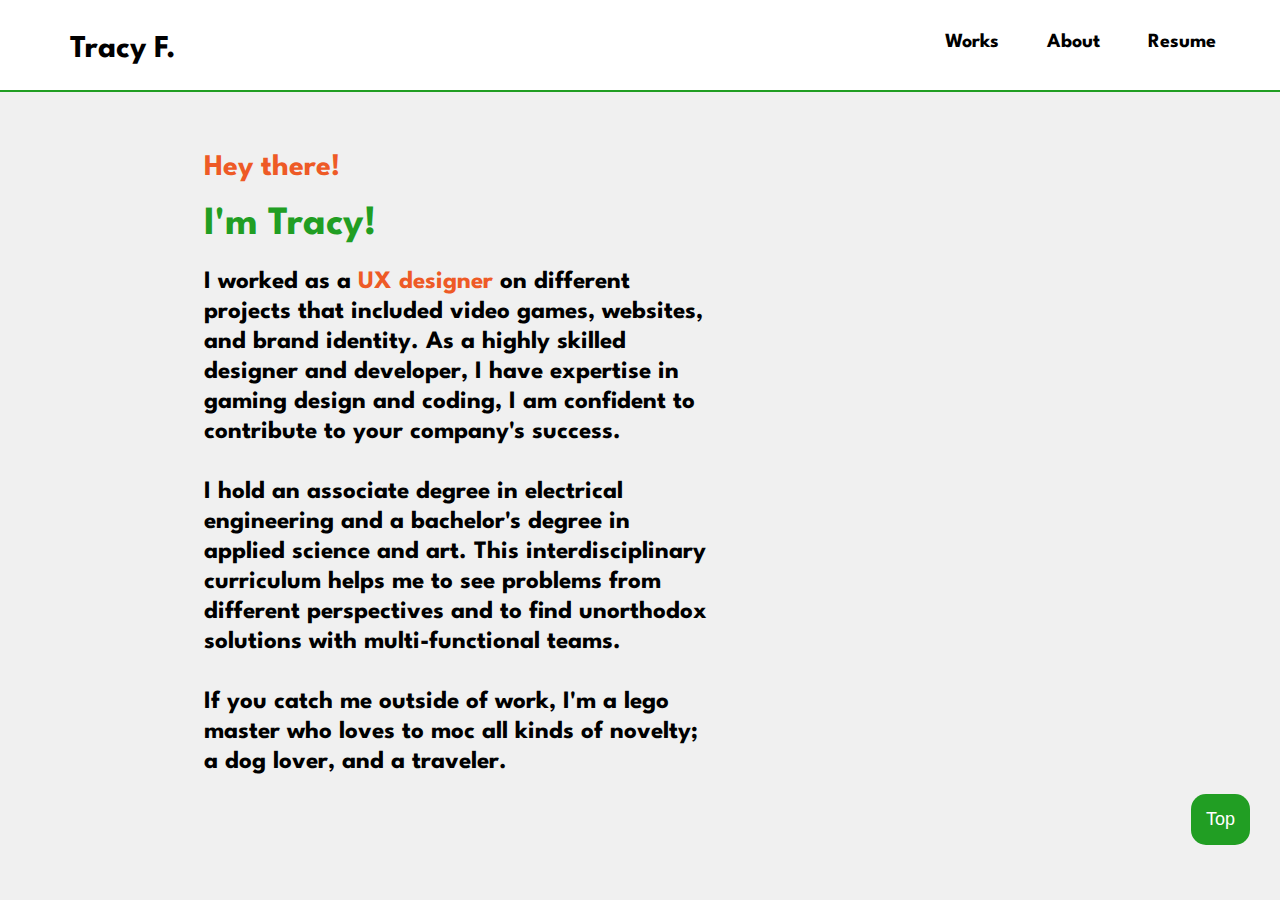
<file: about.html>
<!DOCTYPE html>
<html lang="en">
<head>
    <meta charset="UTF-8">
    <meta http-equiv="X-UA-Compatible" content="IE=edge">
    <meta name="viewport" content="width=device-width, initial-scale=1.0">
    <title>About Me</title>
    <script src="assets/css/myjs.js"></script>
    <link rel="stylesheet" type="text/css" href = "assets/css/myCss.css">
    <link rel="preconnect" href="https://fonts.googleapis.com">
    <link rel="preconnect" href="https://fonts.gstatic.com" crossorigin>
    <link href="https://fonts.googleapis.com/css2?family=League+Spartan&display=swap" rel="stylesheet">
</head>
<body>
    <div class="header">
        <!--LOGO-->
        <h1><a href="index.html">Tracy F.</a></h1>
        
        <!--navgation-->
        <div class="header-right">
          <a class="active" href="index.html">Works</a>
          <a href="about.html">About</a>
          <a href="assets/Fu UX_Resume.pdf">Resume</a>
        </div>
    </div>

    <div class="about-wrap">
        <h2>Hey there!</h2>
        <h1>I'm Tracy!</h1>
        

        <div class="about-wrapLeft">
            <h3>
                I worked as a <span>UX designer</span> on different projects that included video games, websites, and brand identity.
                As a highly skilled designer and developer, I have expertise in gaming design and coding, 
                I am confident to contribute to your company's success. 
                <br><br>
                I hold an associate degree in electrical engineering and a bachelor's degree in 
                applied science and art. This interdisciplinary curriculum helps me to see problems 
                from different perspectives and to find unorthodox solutions with multi-functional teams.
                <br><br>
                If you catch me outside of work, I'm a lego master who loves to moc all kinds of novelty; 
                a dog lover, and a traveler.
                
            </h3>
        </div>
        
        <!--
        <div class="about-wrapRight">
            <img src="assets/img/20s.jpg">
        </div>
    -->
    </div>

    <button onclick="topFunction()" id="topBtn" title="Go to top">Top</button>

</body>
</html>
</file>
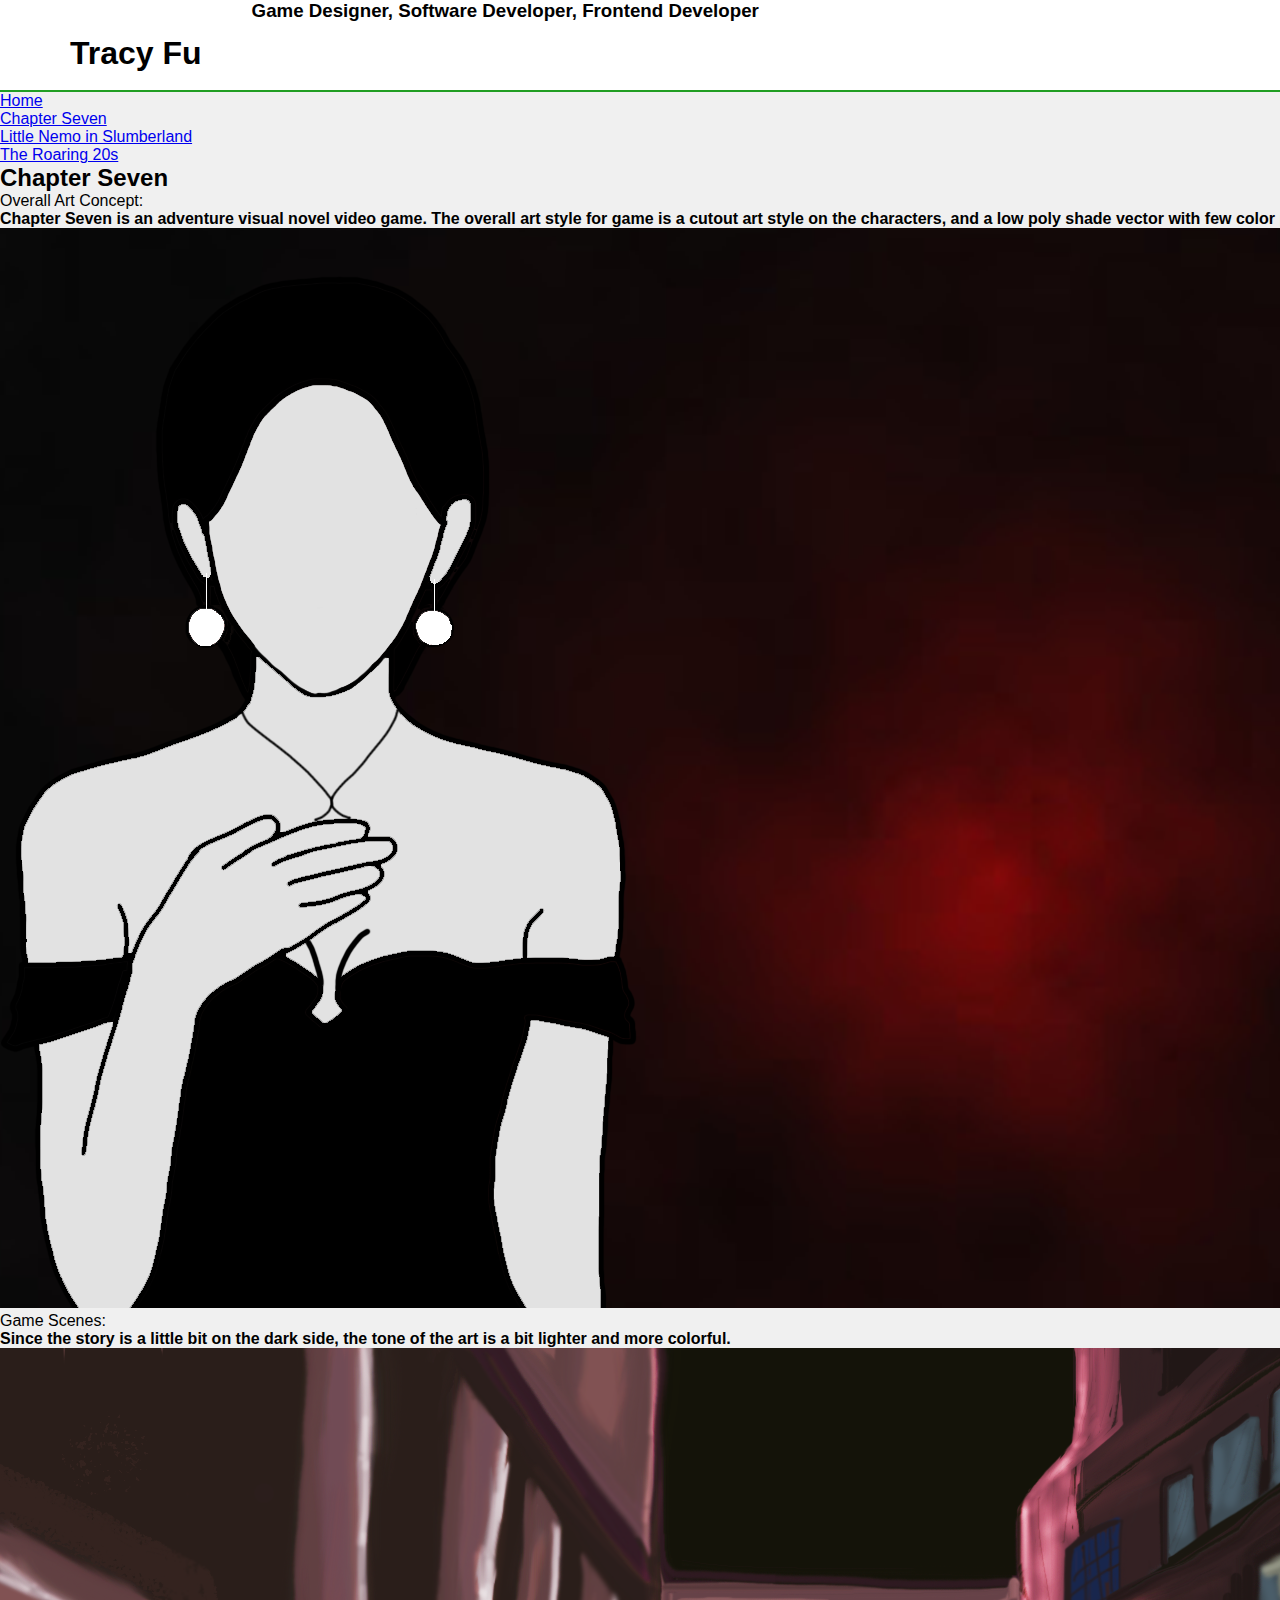
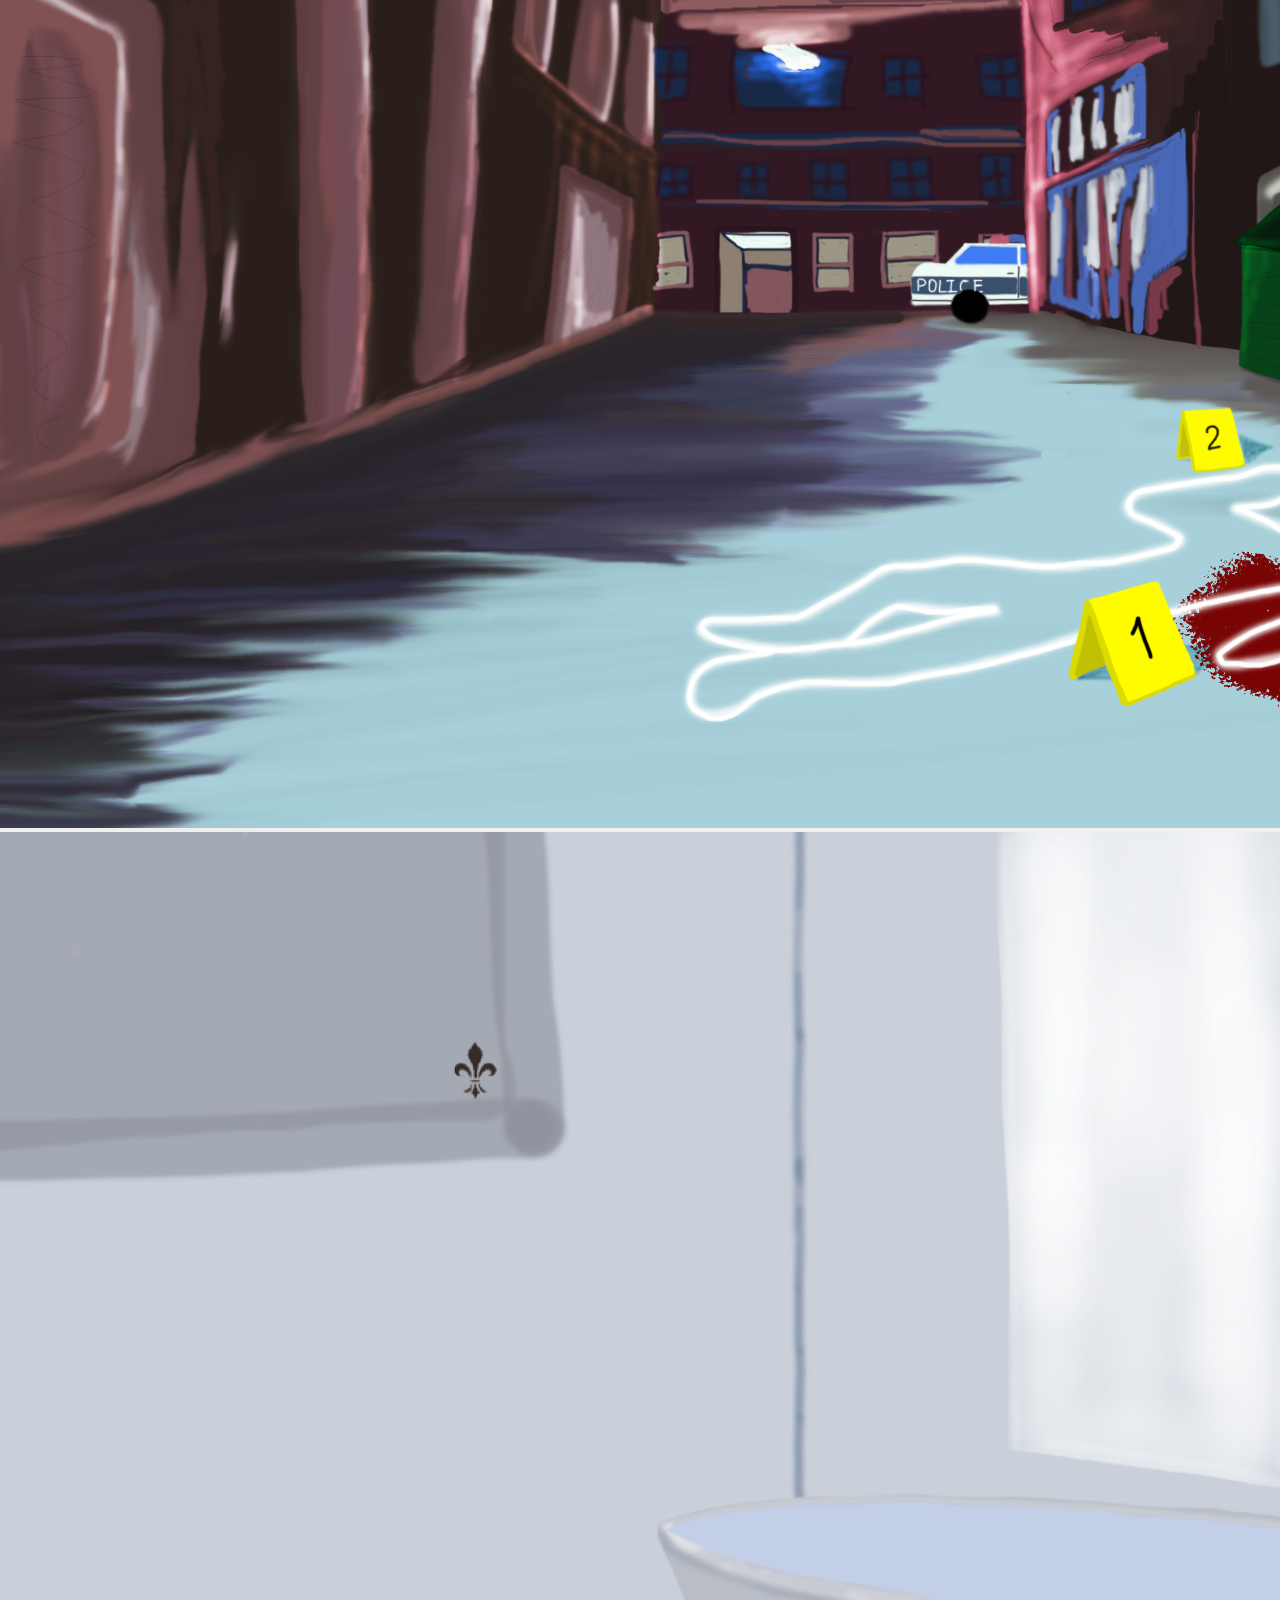
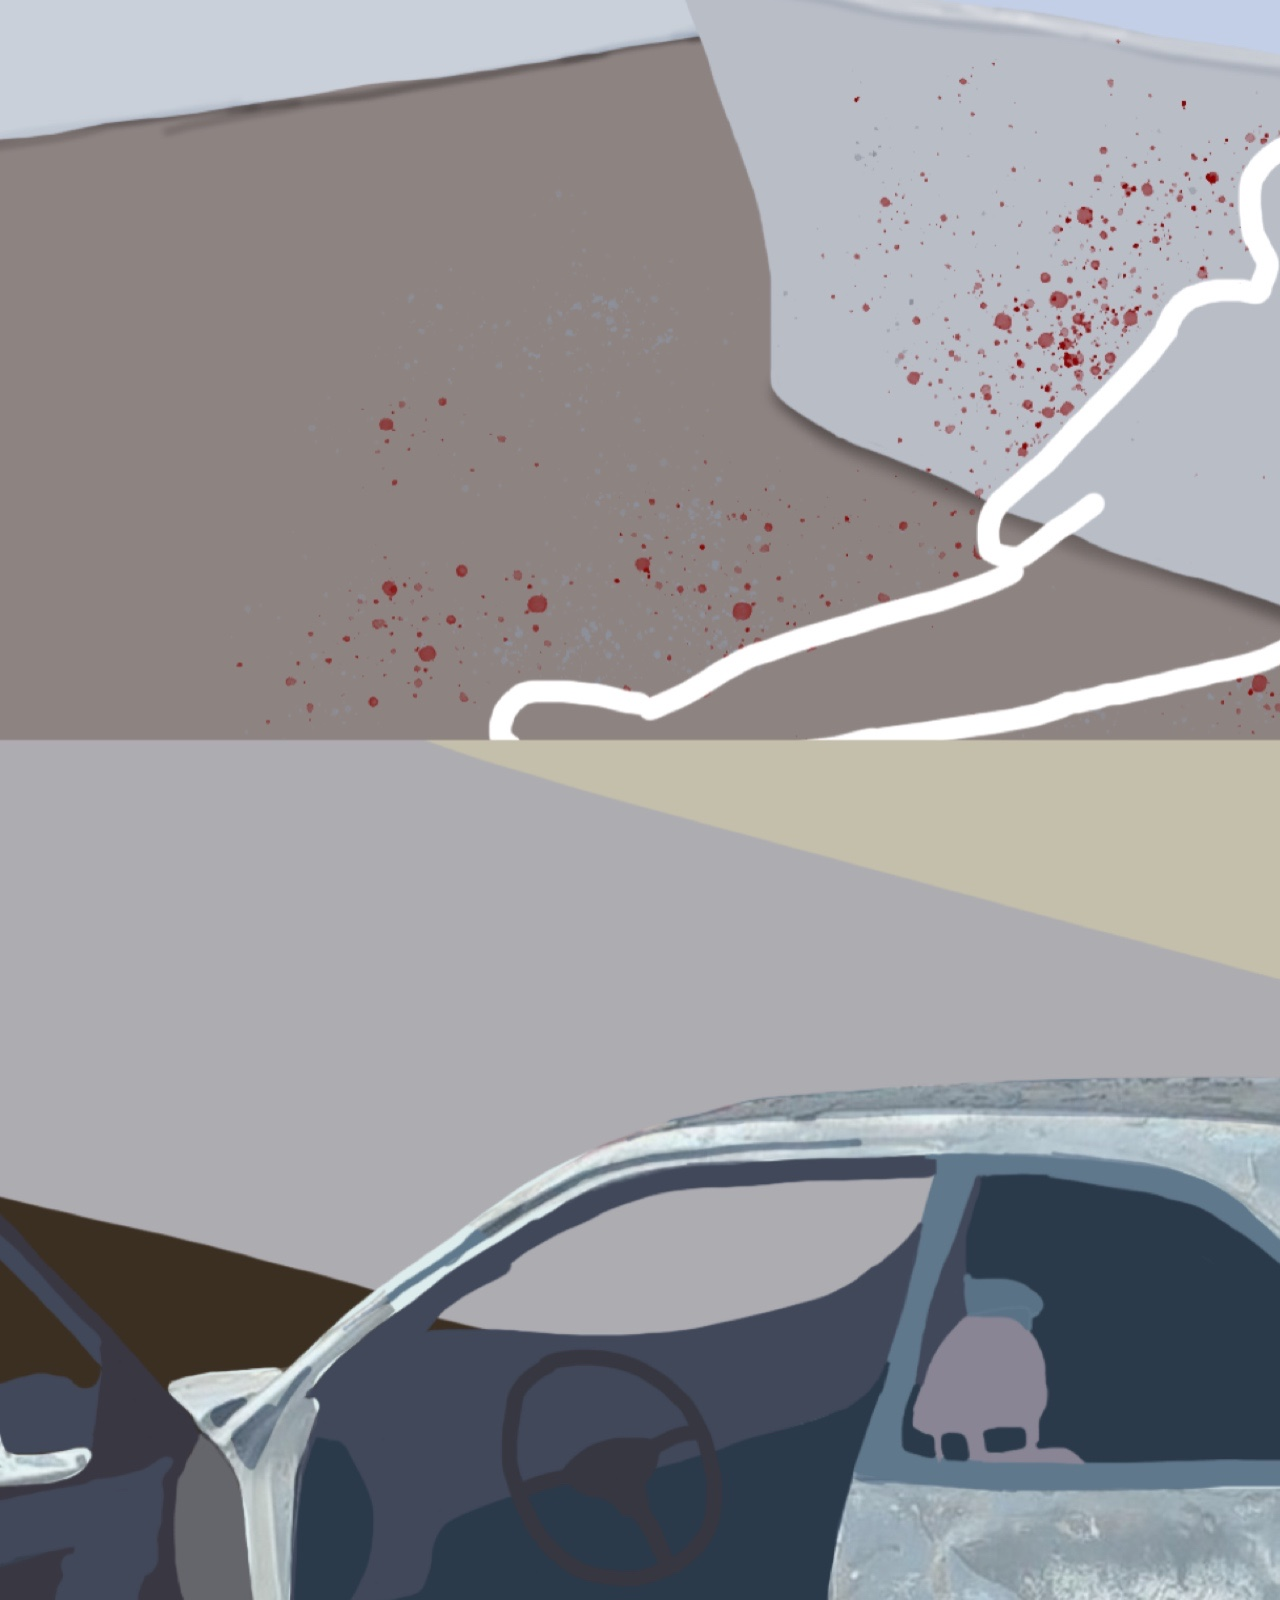
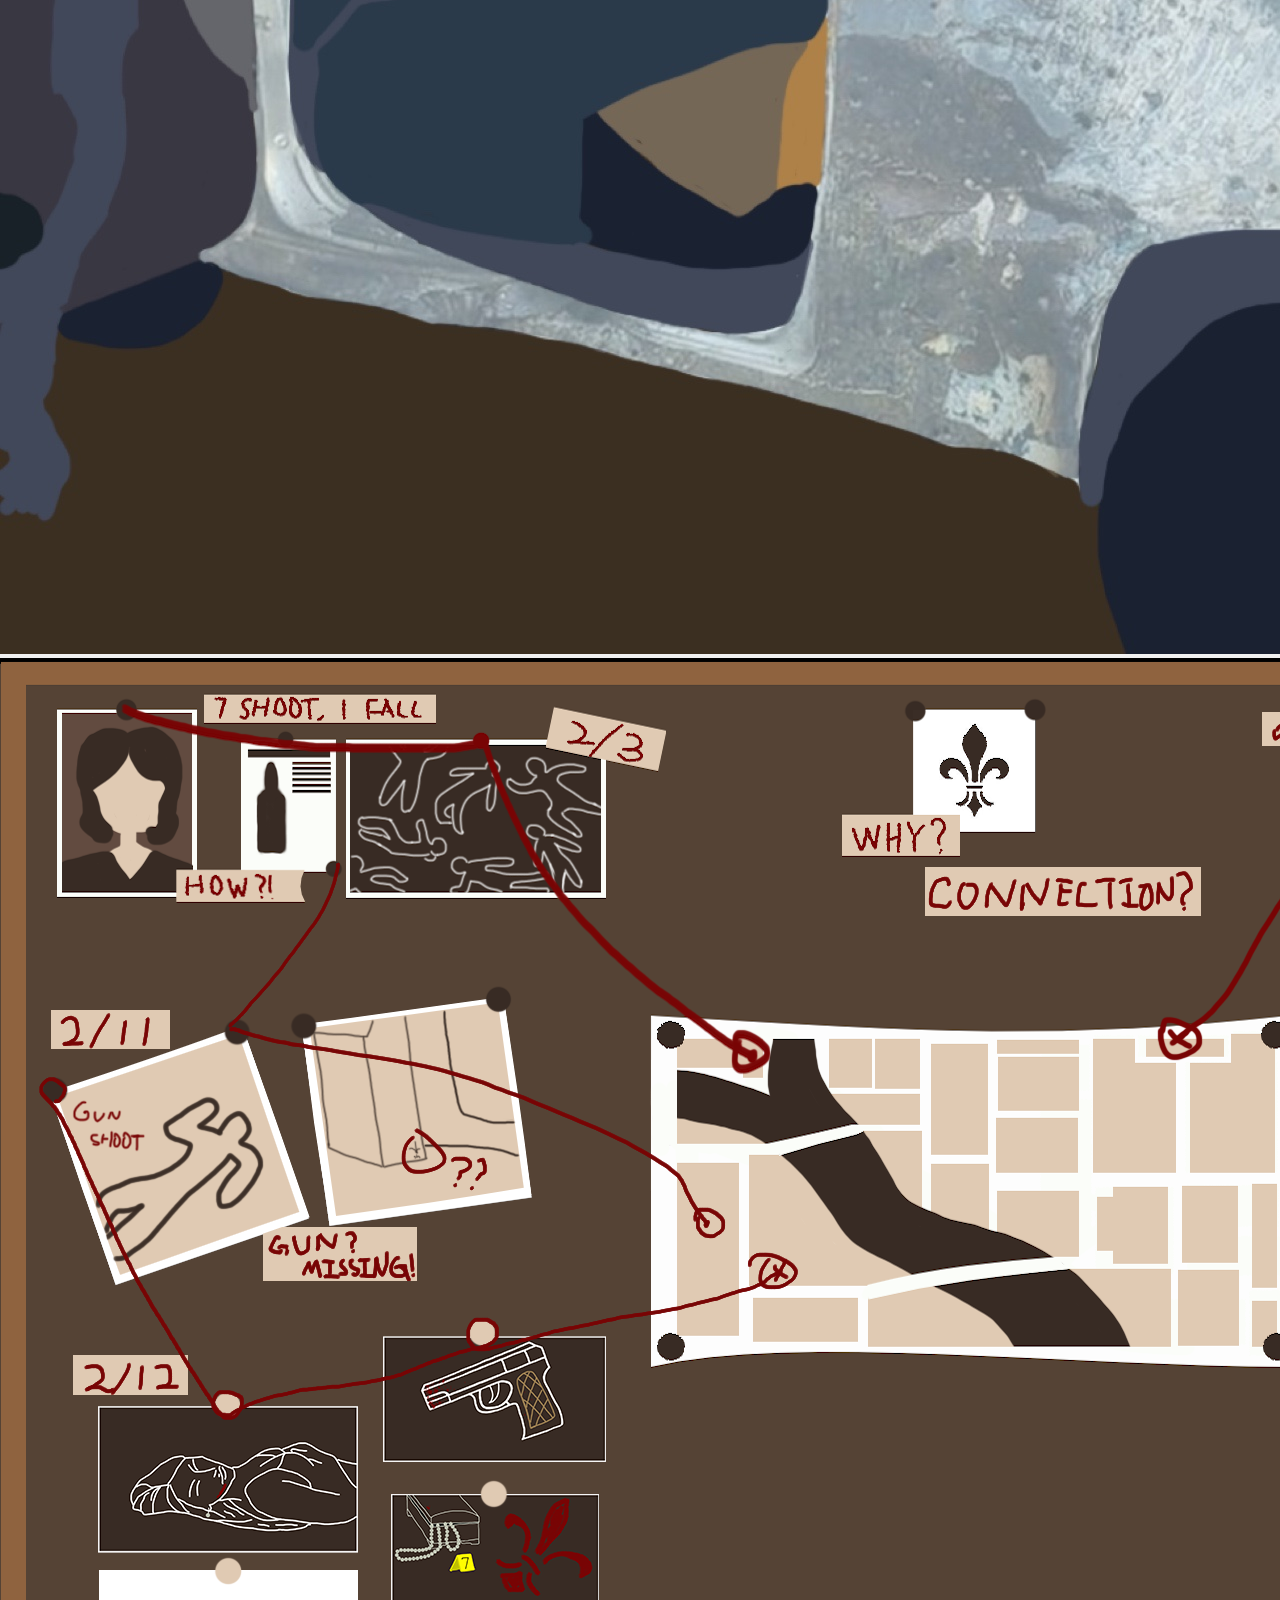
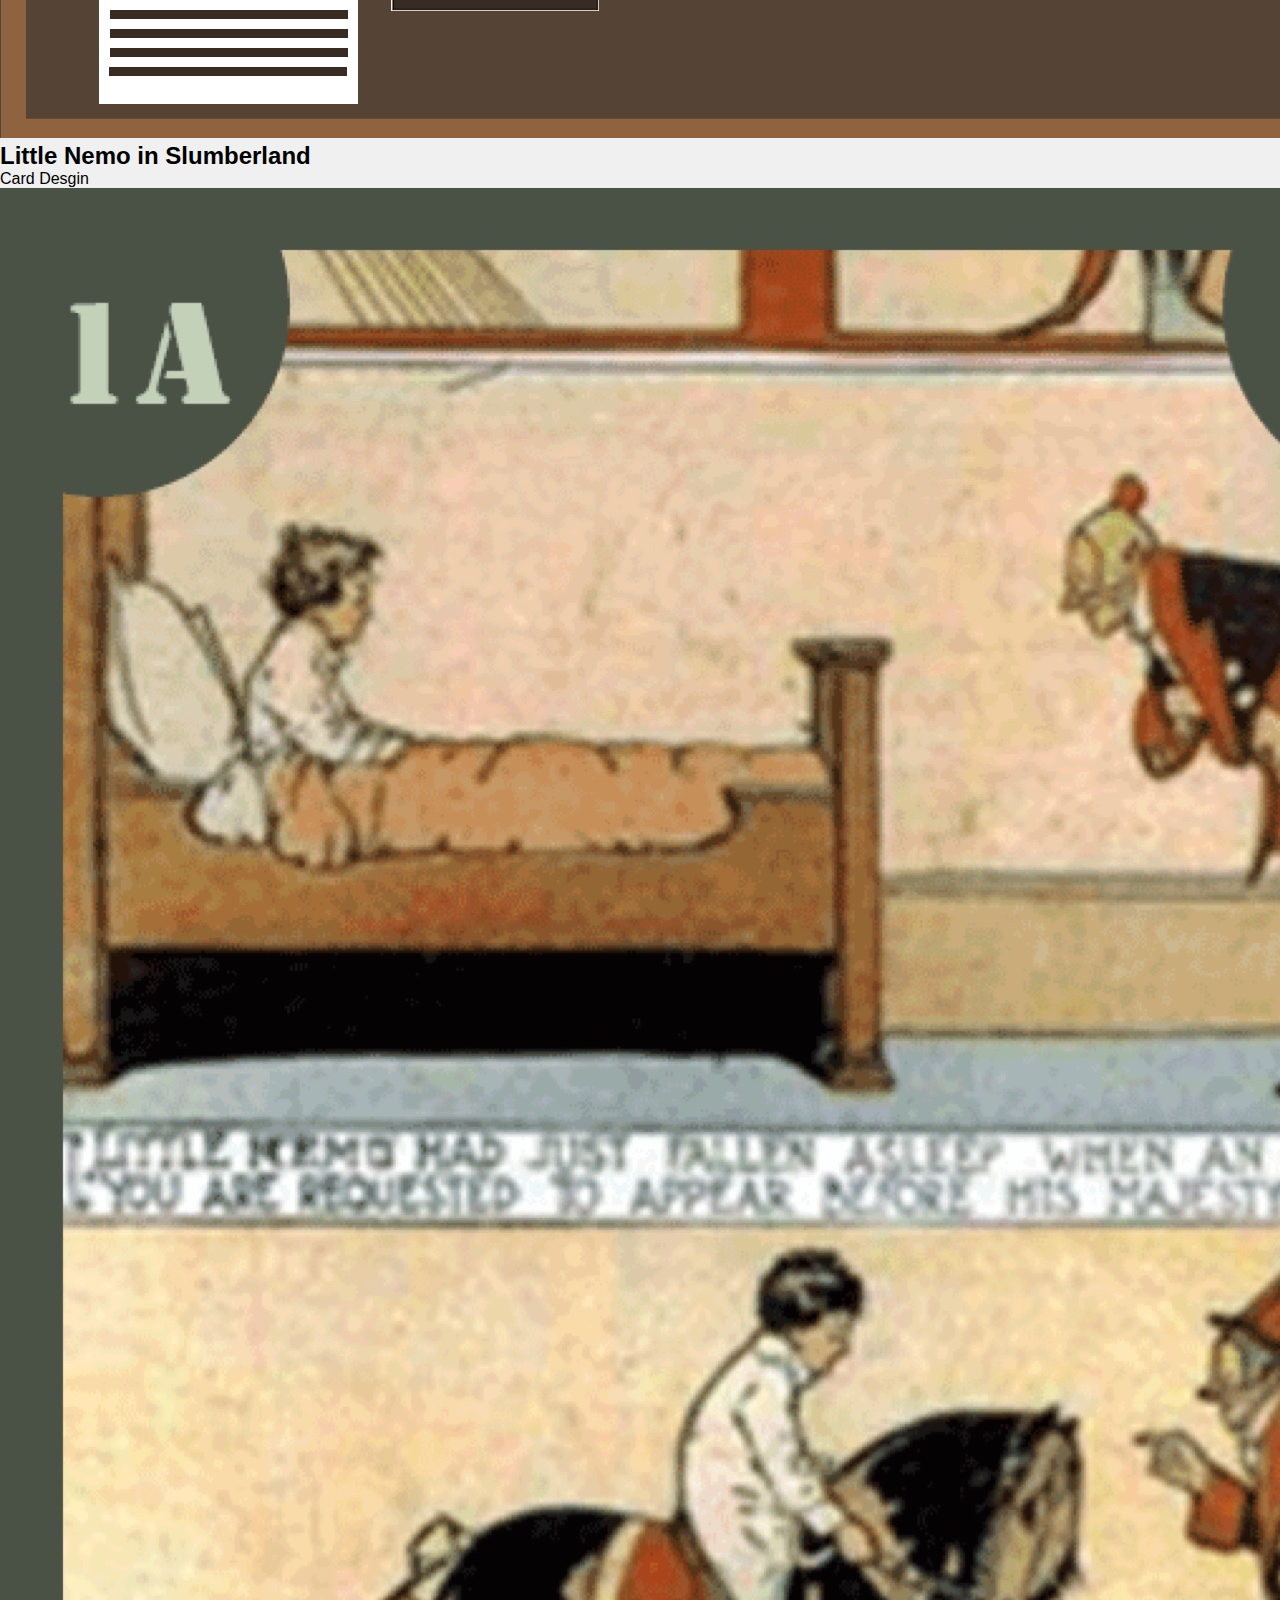
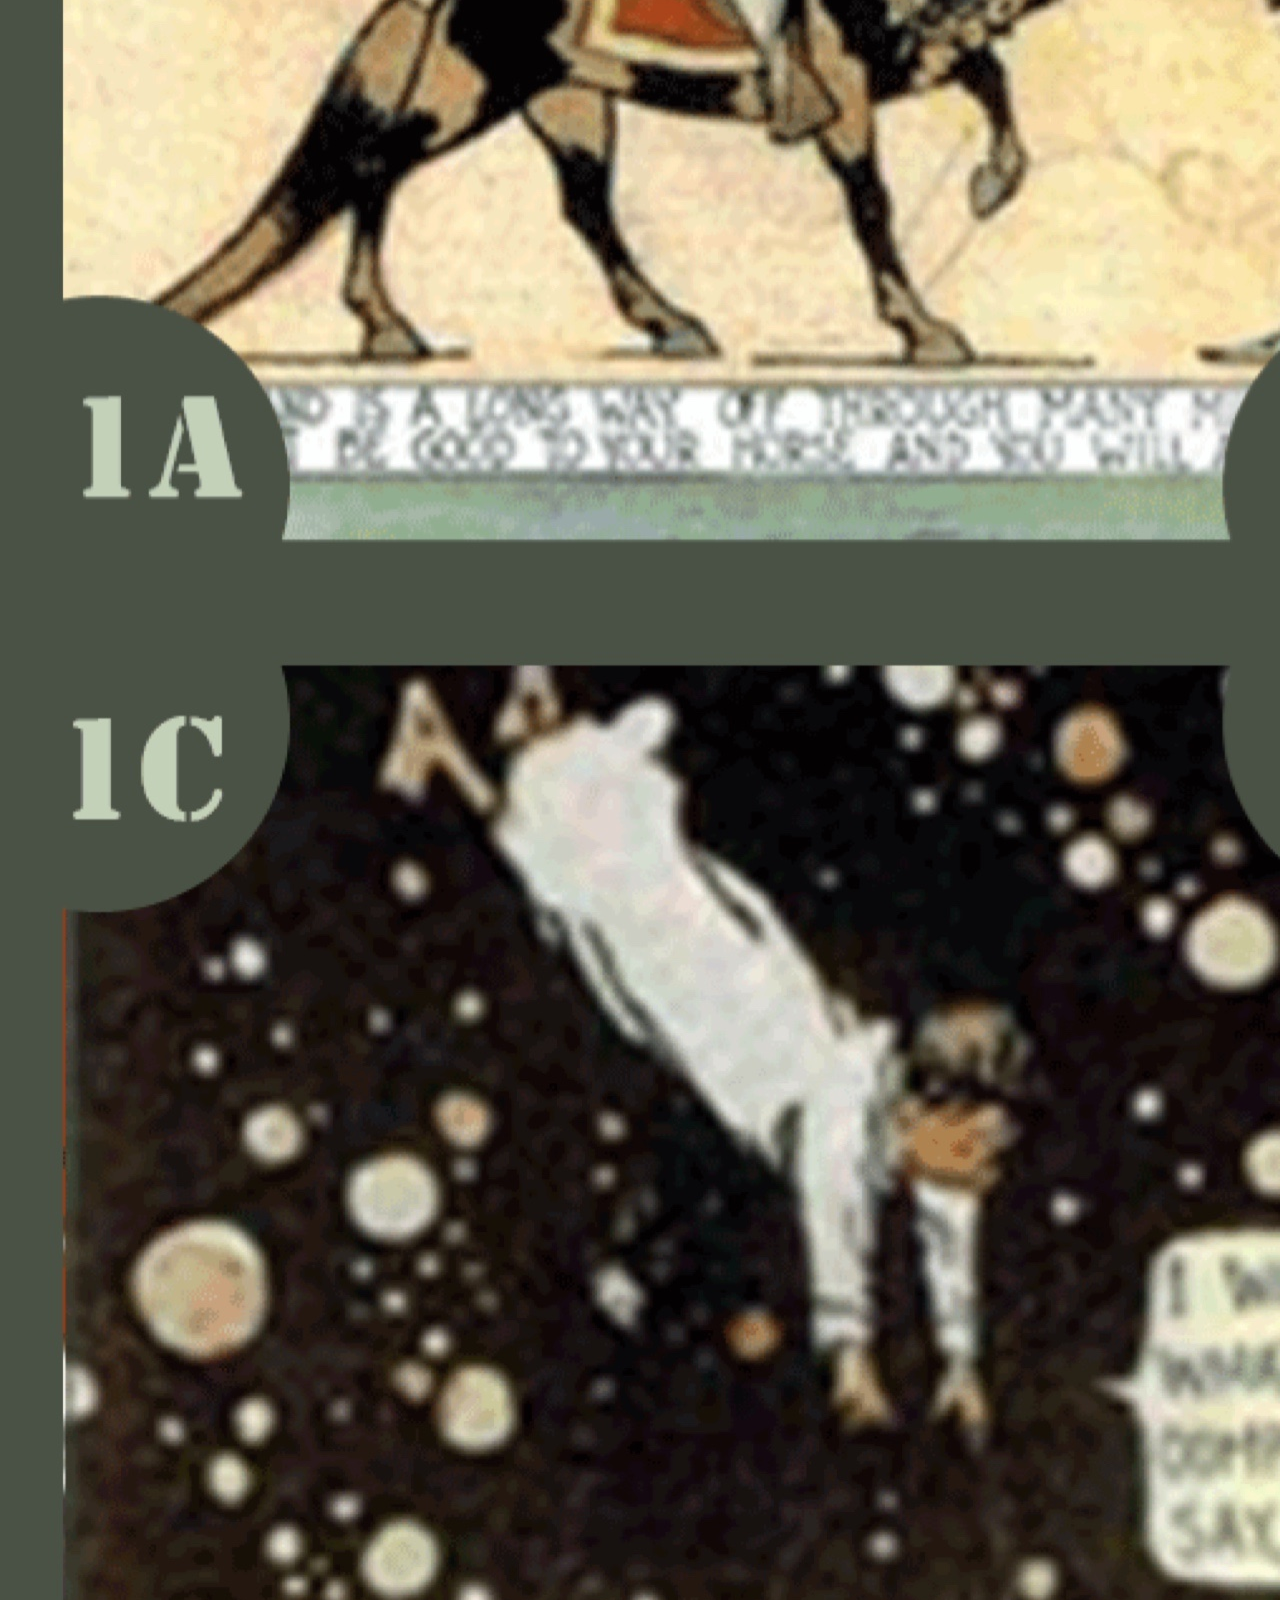
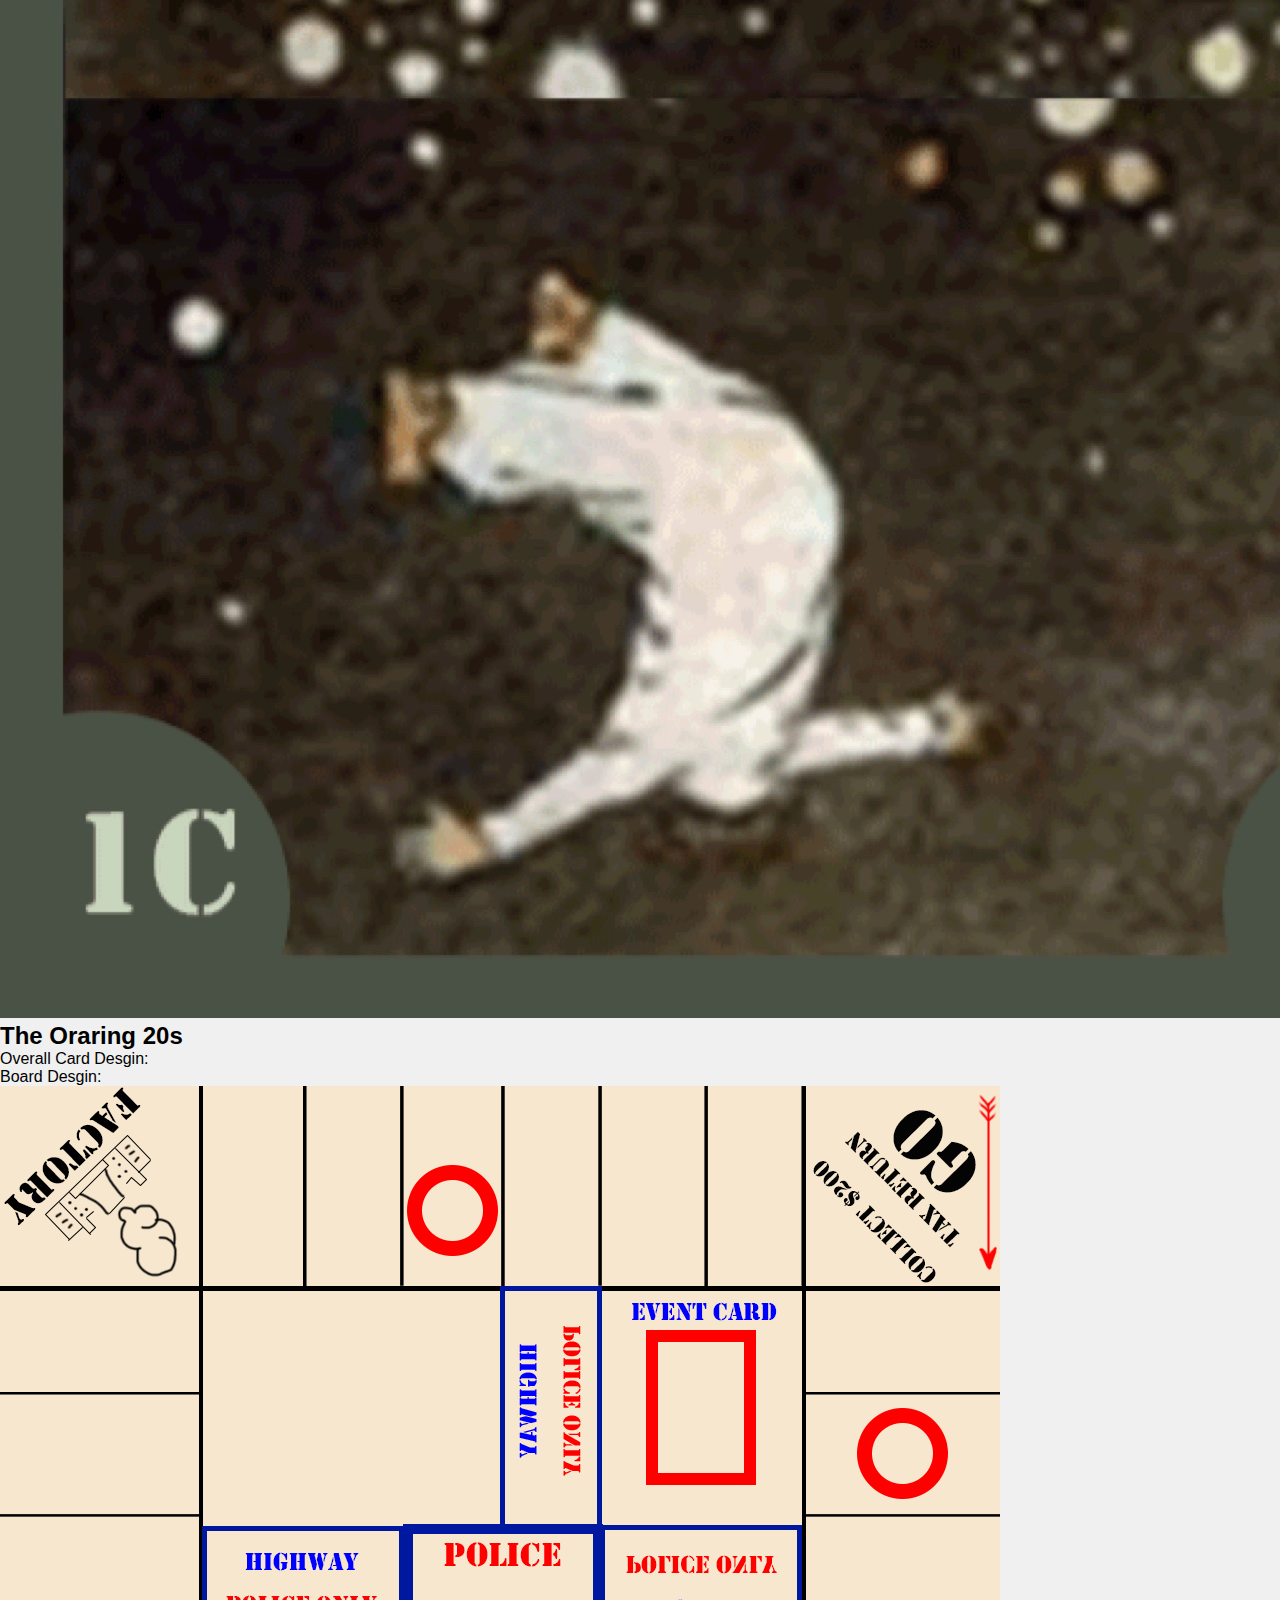
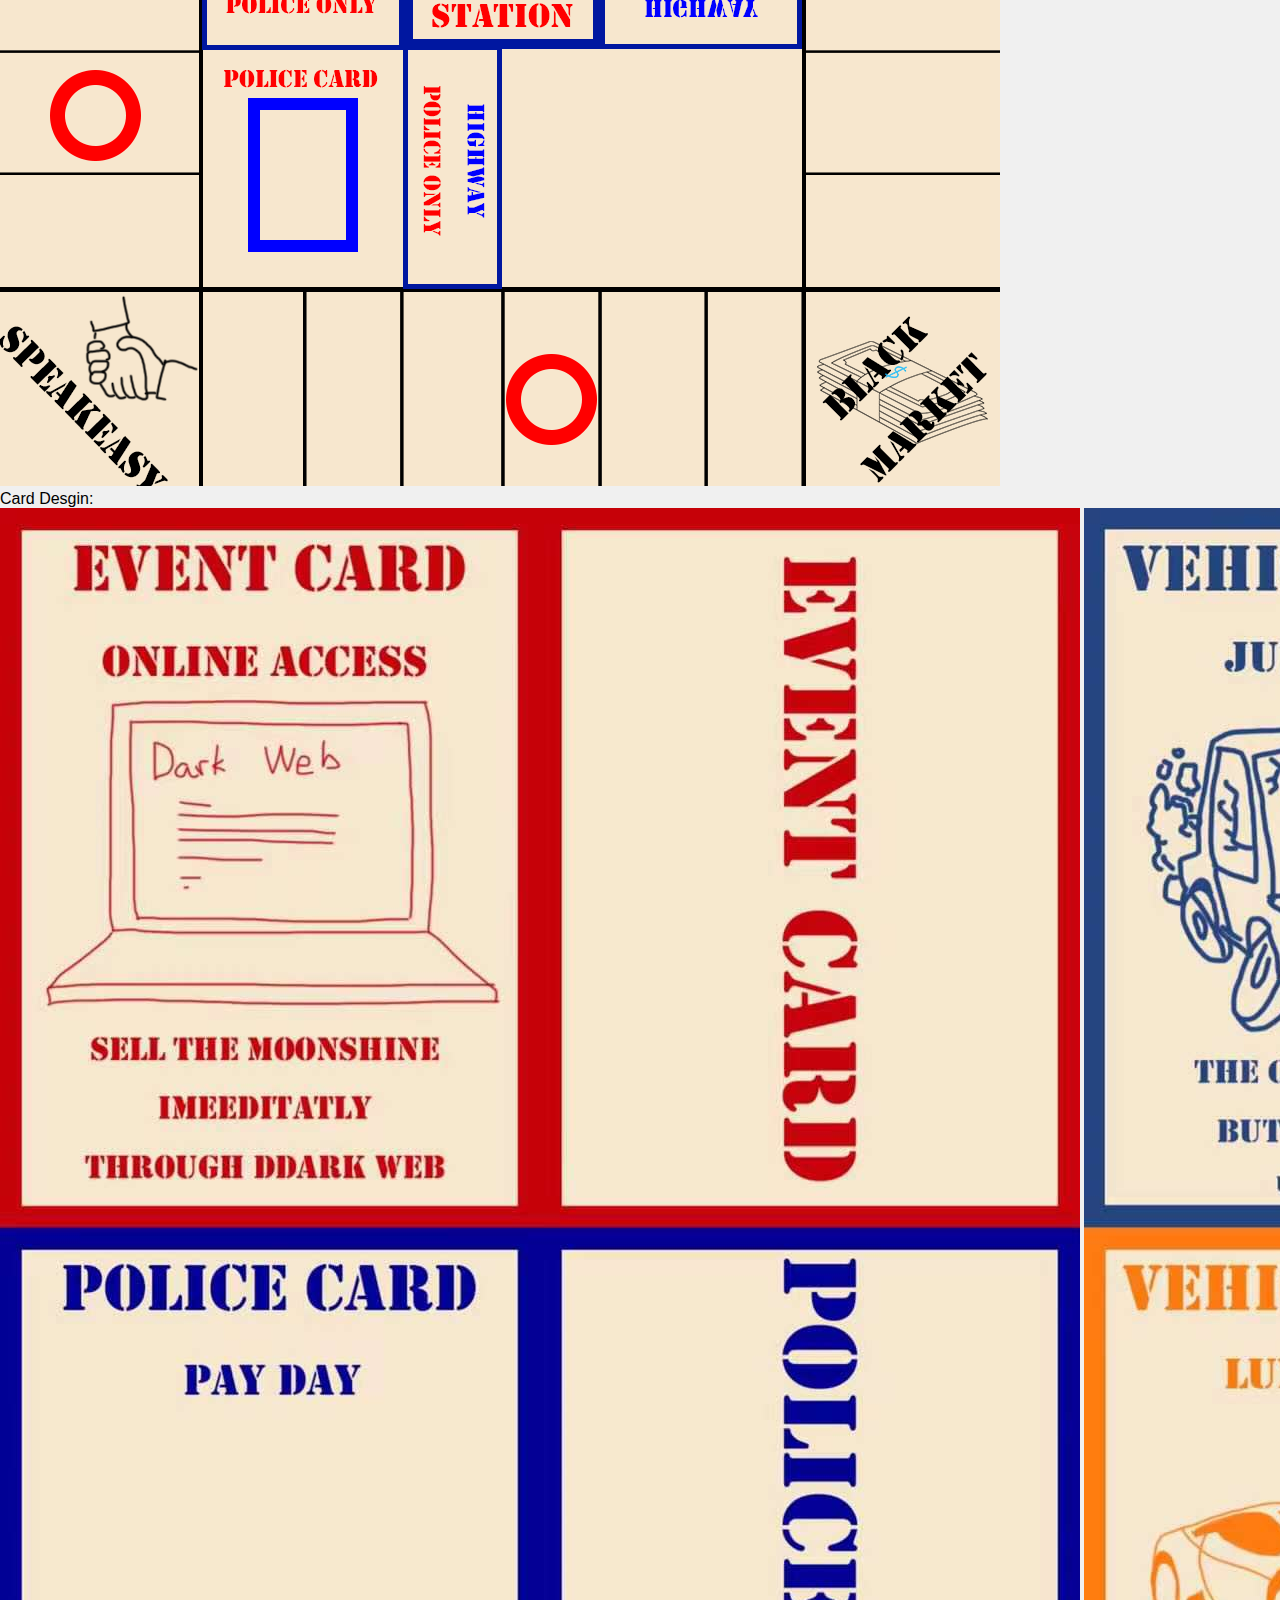
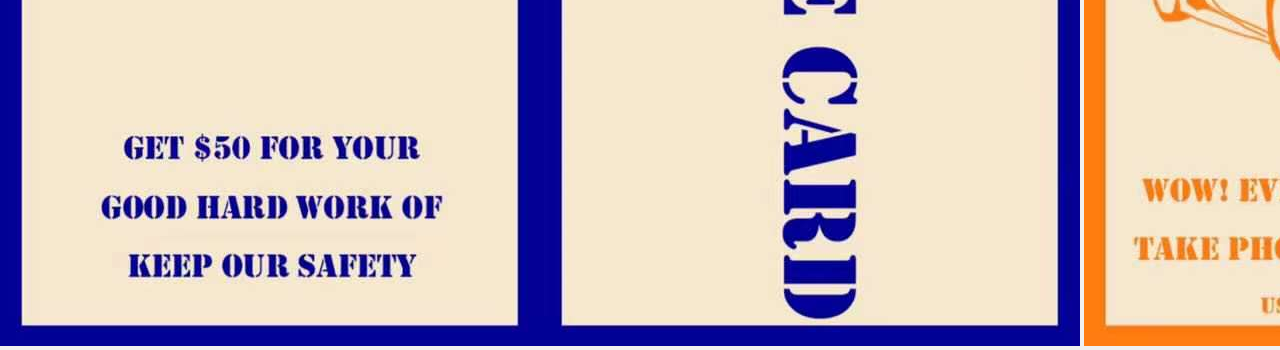
<file: art.html>
<!DOCTYPE html>
<html lang="en">
<head>
    <meta charset="UTF-8">
    <meta http-equiv="X-UA-Compatible" content="IE=edge">
    <meta name="viewport" content="width=device-width, initial-scale=1.0">
    <title>Art Concept</title>
    <link rel="stylesheet" type="text/css" href = "assets/css/myCss.css">
</head>
<body>
    <div class="header">
        <h1>Tracy Fu</h1>
        <h3>Game Designer, Software Developer, Frontend Developer</h3>
    </div>
    <div class="nav">
        <ul>
            <li><a href="index.html">Home</a></li>
            <li><a href="#art1">Chapter Seven</a></li>
            <li><a href="#art2">Little Nemo in Slumberland</a></li>
            <li><a href="#art3">The Roaring 20s</a></li>
           
        </ul>
    </div>

    <div id="wrapper">

        <div class="left">
            <div id="art1">
                <h2>Chapter Seven</h2>
                <p>Overall Art Concept: </p>
                <h4>
                    Chapter Seven is an adventure visual novel video game. 
                    The overall art style for game is a cutout art style on the characters,
                    and a low poly shade vector with few color palettes for the game scenes.
                    Since Chapter Seven is still a project under development, only part of the game art scenes is done. 
                </h4>
                <img src="assets/img/startScreenNotitle.png">
                <br>
                <p>Game Scenes:</p>
                <h4>
                    Since the story is a little bit on the dark side, 
                    the tone of the art is a bit lighter and more colorful.
                </h4>
                <img src="assets/img/inside_CrimeScene.png">
                <h4>

                </h4>
                <img src="assets/img/crimeScene.jpg">
                <h4>

                </h4>
                <img src="assets/img/evidenceBoard3.png">
            </div>
            
            <div id="art2">
                <h2>Little Nemo in Slumberland</h2>
                <p>Card Desgin</p>
                <h4>

                </h4>
                <img src="assets/img/nemoCard.jpg">
            </div>

            <div id="art3">
                <h2>The Oraring 20s</h2>
                <p>Overall Card Desgin:</p>
                <h4>

                </h4>
                <p>Board Desgin:</p>
                <h4>

                </h4>
                <img src="assets/img/board_final.png">
                <p>Card Desgin:</p>
                <h4>

                </h4>
                <img src="assets/img/20sCard.jpg">
                <img src="assets/img/20sCarCard.jpg">
            </div>
        </div>
    </div>
    
</body>
</html>
</file>
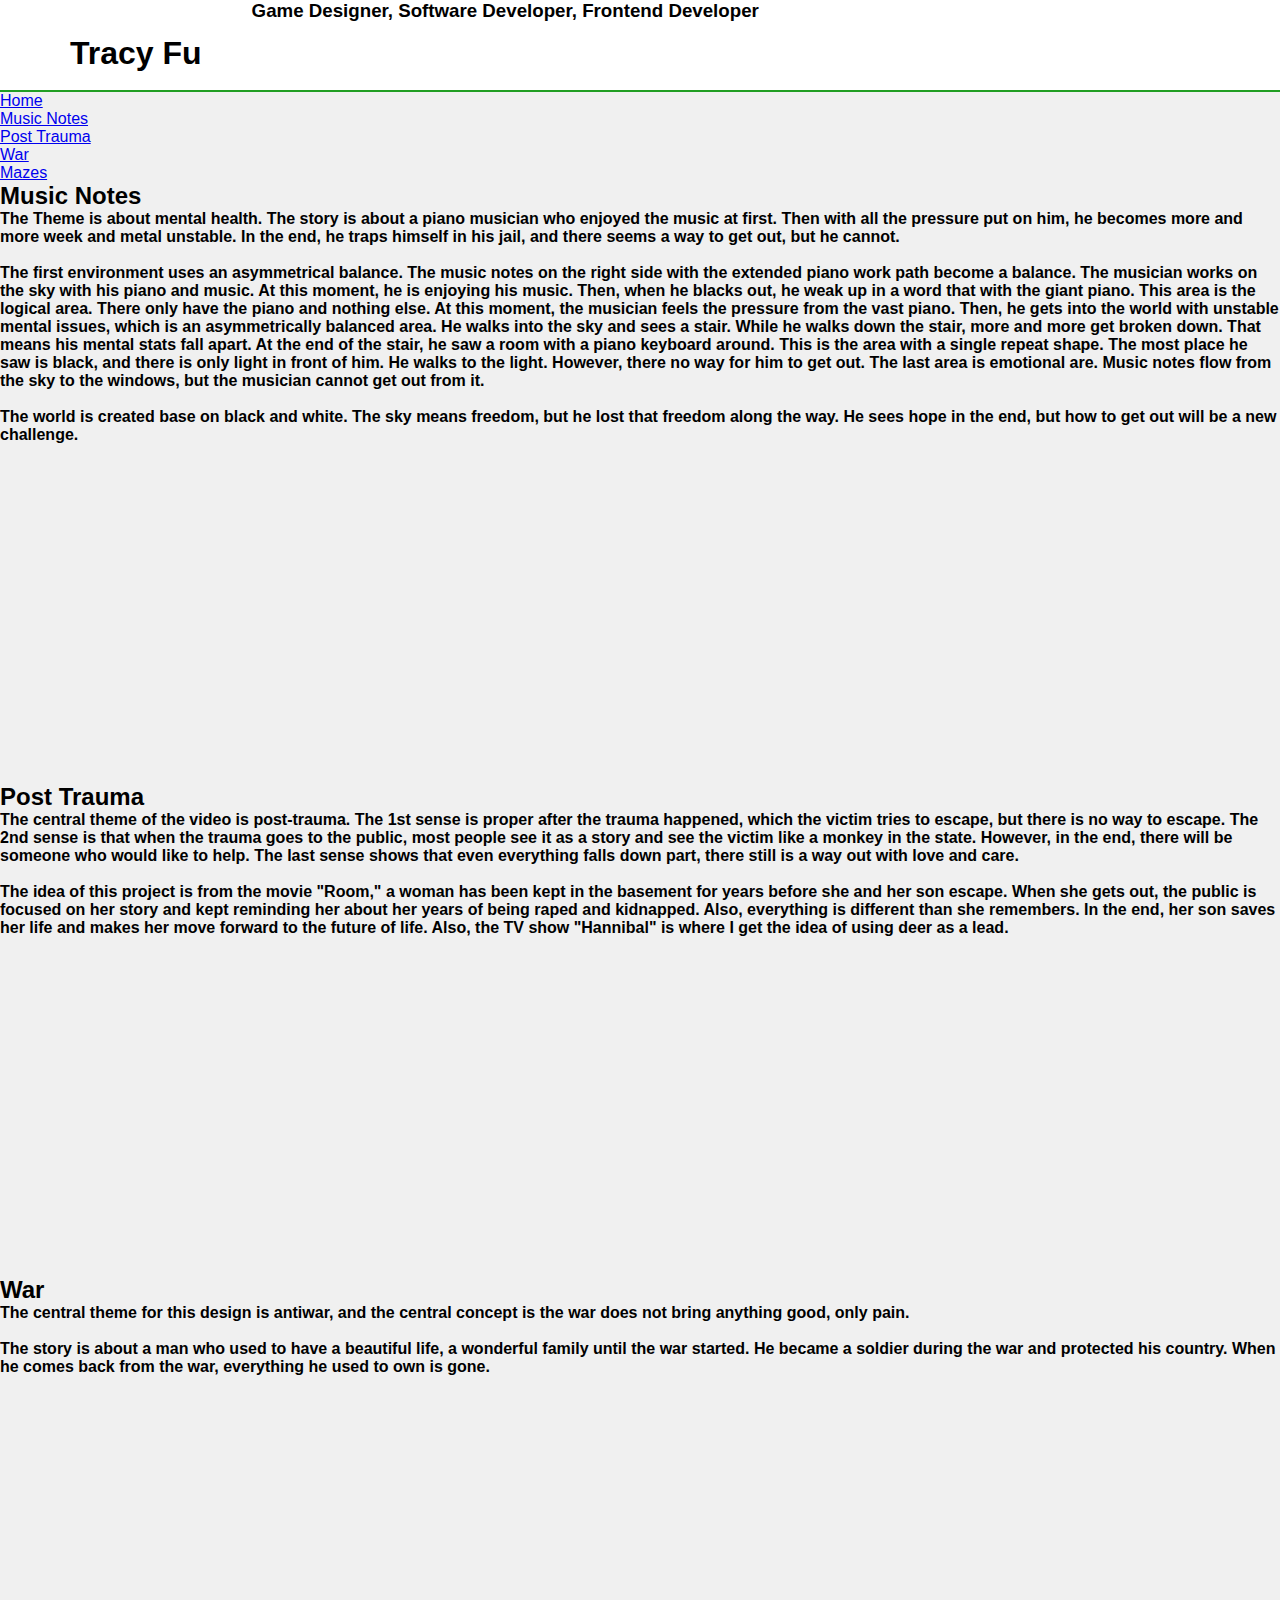
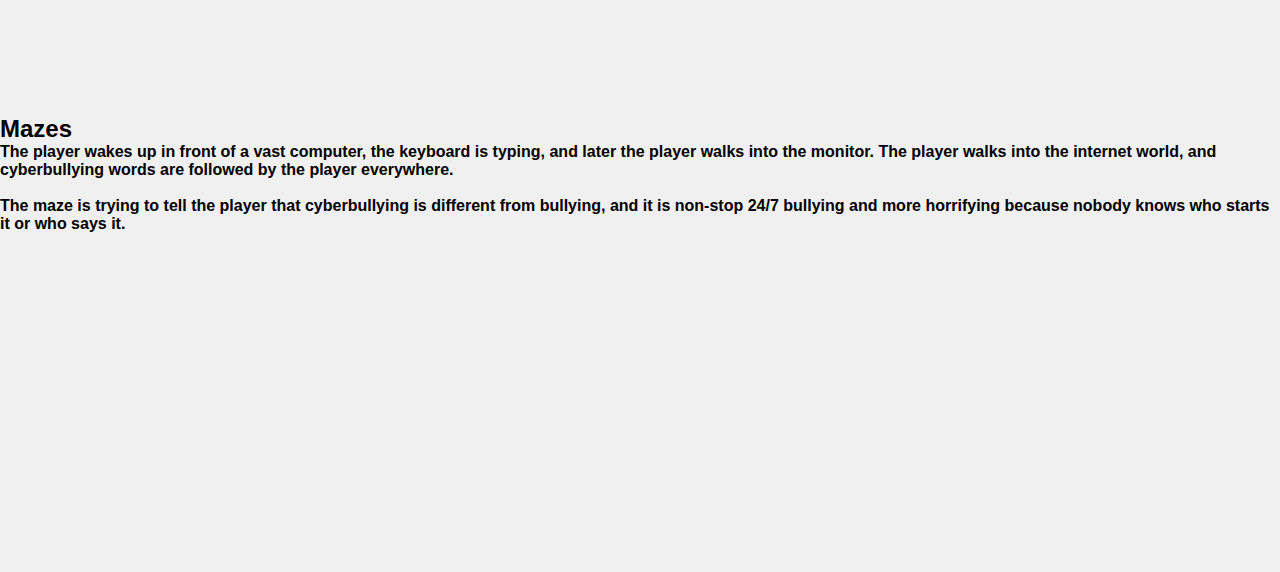
<file: level.html>
<!DOCTYPE html>
<html lang="en">
<head>
    <meta charset="UTF-8">
    <meta http-equiv="X-UA-Compatible" content="IE=edge">
    <meta name="viewport" content="width=device-width, initial-scale=1.0">
    <title>Level Designs</title>
    <link rel="stylesheet" type="text/css" href = "assets/css/myCss.css">
</head>
<body>
    <div class="header">
        <h1>Tracy Fu</h1>
        <h3>Game Designer, Software Developer, Frontend Developer</h3>
    </div>
    <div class="nav">
        <ul>
            <li><a href="index.html">Home</a></li>
            <li><a href="#level1">Music Notes</a></li>
            <li><a href="#level2">Post Trauma</a></li>
            <li><a href="#level3">War</a></li>
            <li><a href="#level4">Mazes</a></li>
        </ul>
    </div>

    <div id="wrapper">
        <div class="left">
            <div id="level1">
                <h2>Music Notes</h2>
                <h4>
                    The Theme is about mental health. The story is about a piano 
                    musician who enjoyed the music at first. Then with all the 
                    pressure put on him, he becomes more and more week and metal 
                    unstable. In the end, he traps himself in his jail, and there 
                    seems a way to get out, but he cannot. 
                    <br><br>
                    The first environment uses an asymmetrical balance. 
                    The music notes on the right side with the extended piano work 
                    path become a balance. The musician works on the sky with his 
                    piano and music. At this moment, he is enjoying his music. 
                    Then, when he blacks out, he weak up in a word that with the 
                    giant piano. This area is the logical area. There only have the 
                    piano and nothing else. At this moment, the musician feels the 
                    pressure from the vast piano. Then, he gets into the world with 
                    unstable mental issues, which is an asymmetrically balanced area. 
                    He walks into the sky and sees a stair. While he walks down the stair, 
                    more and more get broken down. That means his mental stats fall apart. 
                    At the end of the stair, he saw a room with a piano keyboard around. 
                    This is the area with a single repeat shape. The most place he saw is 
                    black, and there is only light in front of him. He walks to the light. 
                    However, there no way for him to get out. The last area is emotional are. 
                    Music notes flow from the sky to the windows, but the musician cannot get 
                    out from it. <br><br>
                    The world is created base on black and white. 
                    The sky means freedom, but he lost that freedom along the way. 
                    He sees hope in the end, but how to get out will be a new challenge. 
                </h4>
                <iframe width="560" height="315" src="https://www.youtube.com/embed/B1LOGjHRiKM" title="YouTube video player" frameborder="0" allow="accelerometer; autoplay; clipboard-write; encrypted-media; gyroscope; picture-in-picture" allowfullscreen></iframe>
            </div>

            <div id="level2">
                <h2>Post Trauma</h2>
                <h4>
                    The central theme of the video is post-trauma. 
                    The 1st sense is proper after the trauma happened, 
                    which the victim tries to escape, but there is no way to escape. 
                    The 2nd sense is that when the trauma goes to the public, 
                    most people see it as a story and see the victim like a monkey 
                    in the state. However, in the end, there will be someone who 
                    would like to help. The last sense shows that even everything 
                    falls down part, there still is a way out with love and care.  
                    <br><br>
                    The idea of this project is from the movie "Room," 
                    a woman has been kept in the basement for years before she 
                    and her son escape. When she gets out, the public is focused 
                    on her story and kept reminding her about her years of being 
                    raped and kidnapped. Also, everything is different than she 
                    remembers. In the end, her son saves her life and makes her move 
                    forward to the future of life. Also, the TV show "Hannibal" is 
                    where I get the idea of using deer as a lead. 
                </h4>
                <iframe width="560" height="315" src="https://www.youtube.com/embed/w8aWhhrNUpE" title="YouTube video player" frameborder="0" allow="accelerometer; autoplay; clipboard-write; encrypted-media; gyroscope; picture-in-picture" allowfullscreen></iframe>
            </div>

            <div id="level3">
                <h2>War</h2>
                <h4>
                    The central theme for this design is antiwar, 
                    and the central concept is the war does not bring anything good, 
                    only pain. <br><br>
                    The story is about a man who used to have a beautiful life, 
                    a wonderful family until the war started. He became a soldier 
                    during the war and protected his country. When he comes back 
                    from the war, everything he used to own is gone.
                </h4>
                <iframe width="560" height="315" src="https://www.youtube.com/embed/GBsf7a11oaA" title="YouTube video player" frameborder="0" allow="accelerometer; autoplay; clipboard-write; encrypted-media; gyroscope; picture-in-picture" allowfullscreen></iframe>
            </div>

            <div id="level4">
                <h2>Mazes</h2>
                <h4>
                    The player wakes up in front of a vast computer, the keyboard 
                    is typing, and later the player walks into the monitor. 
                    The player walks into the internet world, and cyberbullying 
                    words are followed by the player everywhere. <br><br>
                    The maze is trying to tell the player that cyberbullying is 
                    different from bullying, and it is non-stop 24/7 bullying and 
                    more horrifying because nobody knows who starts it or who says it. 
                </h4>
                <iframe width="560" height="315" src="https://www.youtube.com/embed/crxBoNUbz5o" title="YouTube video player" frameborder="0" allow="accelerometer; autoplay; clipboard-write; encrypted-media; gyroscope; picture-in-picture" allowfullscreen></iframe>
            </div>
        </div>
    </div>
    
</body>
</html>
</file>
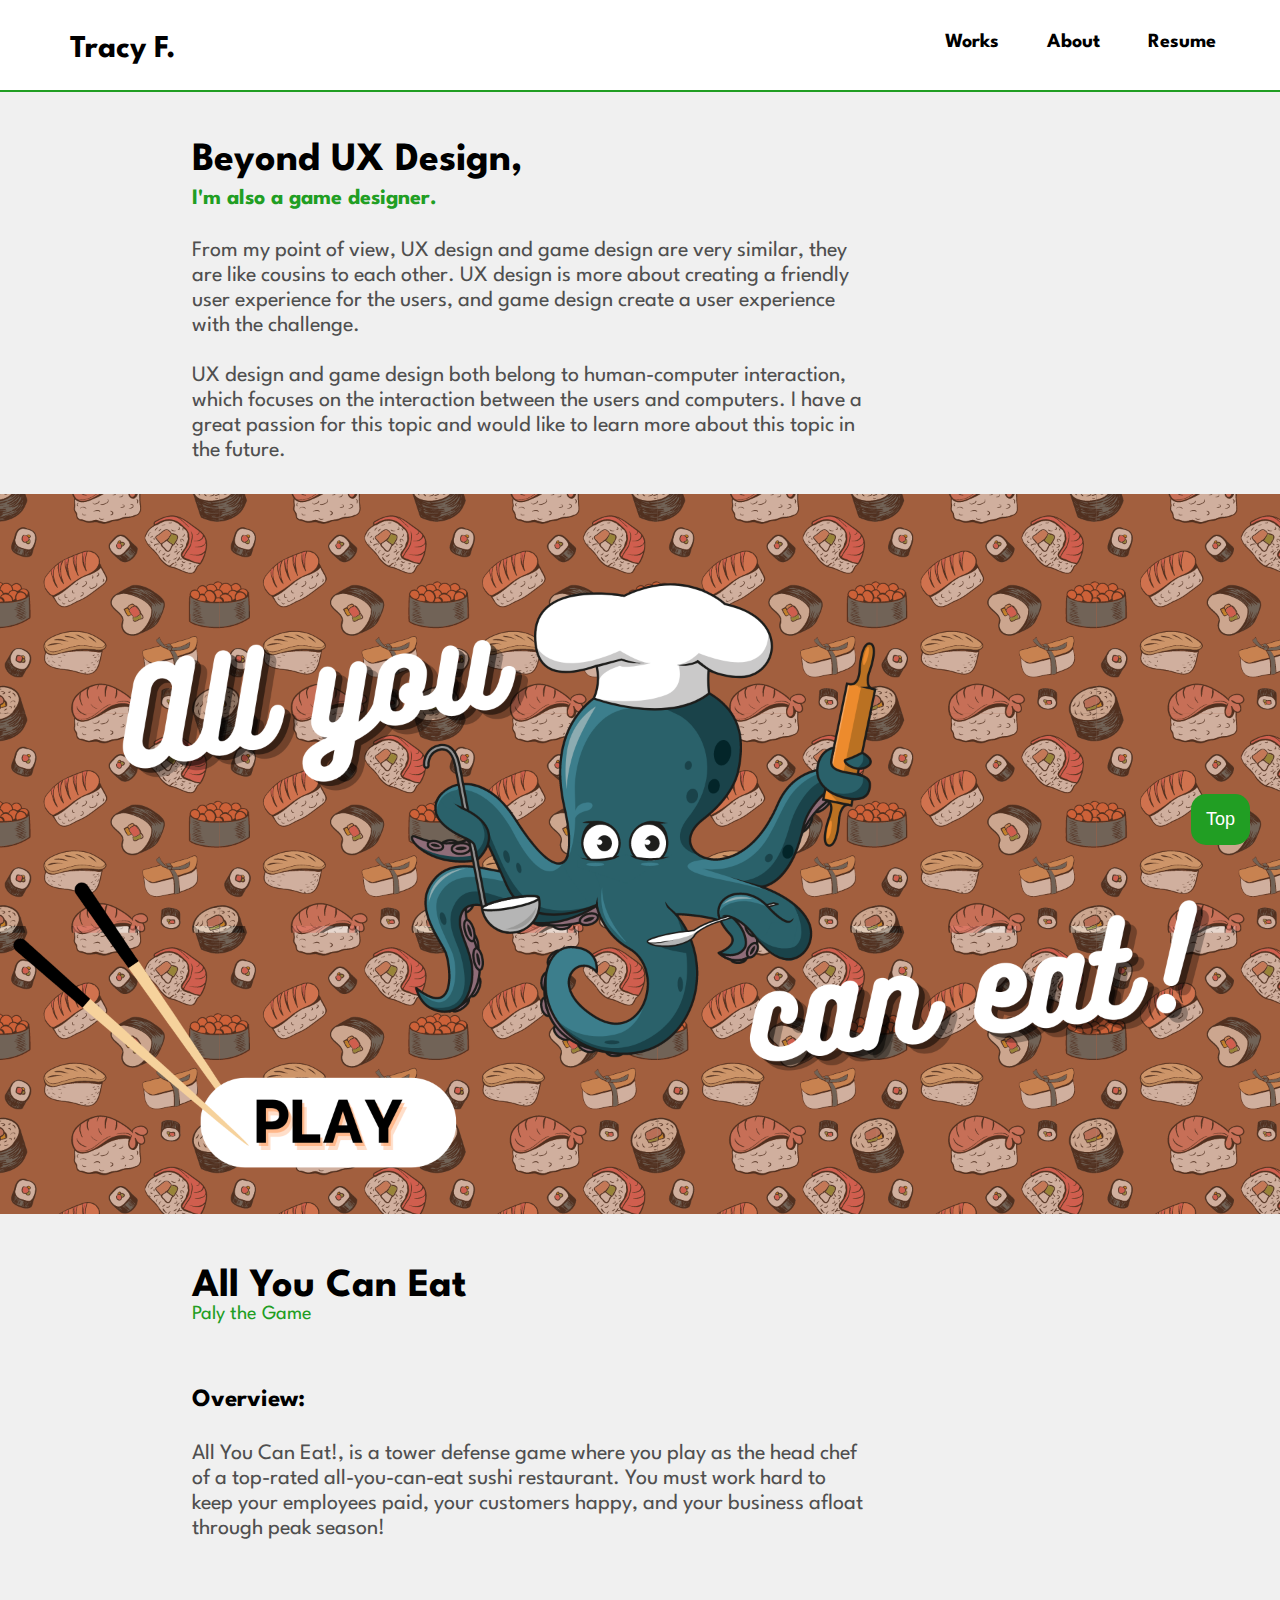
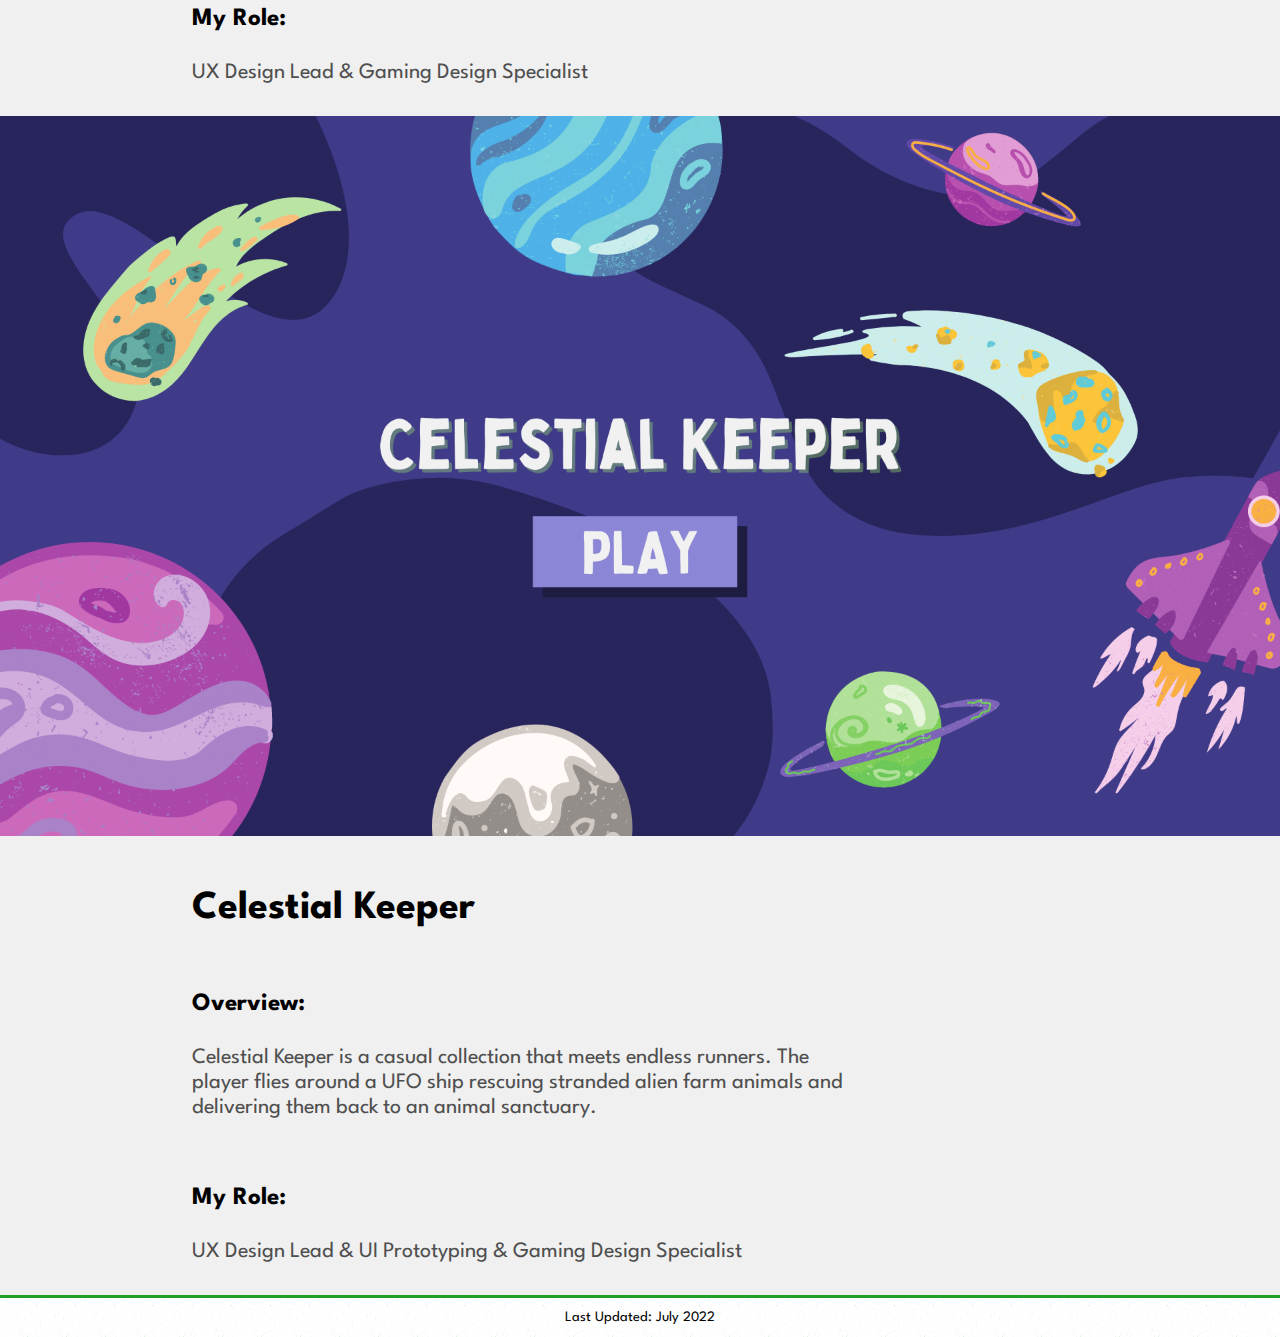
<file: more.html>
<!DOCTYPE html>
<html lang="en">
<head>
    <meta charset="UTF-8">
    <meta http-equiv="X-UA-Compatible" content="IE=edge">
    <meta name="viewport" content="width=device-width, initial-scale=1.0">
    <title>Game Design</title>
    <link rel="stylesheet" type="text/css" href = "assets/css/myCss.css">
    <link rel="preconnect" href="https://fonts.googleapis.com">
    <link rel="preconnect" href="https://fonts.gstatic.com" crossorigin>
    <link href="https://fonts.googleapis.com/css2?family=League+Spartan&display=swap" rel="stylesheet">
    <script src="assets/css/myjs.js"></script>
</head>
<body>
    <div class="header">
        <!--LOGO-->
        <h1><a href="index.html">Tracy F.</a></h1>
        
        <!--navgation-->
        <div class="header-right">
          <a class="active" href="index.html">Works</a>
          <a href="about.html">About</a>
          <a href="assets/Fu UX_Resume.pdf">Resume</a>
        </div>
    </div>

    <div class="detail-wrap">
        <h1>Beyond UX Design,</h1>
        <h5>I'm also a game designer.</h5>
        <p>
            From my point of view, UX design and game design are very similar, they are like cousins to each other.
            UX design is more about creating a friendly user experience for the users, 
            and game design create a user experience with the challenge.
            <br><br>
            UX design and game design both belong to human-computer interaction, which focuses on the interaction between the users and computers.
            I have a great passion for this topic and would like to learn more about this topic in the future.
            <br>

        </p>
    </div>

        <div class="bg">
            <img src="assets/img/AllYouCanEat.png">
        </div>


        <div class="detail-wrap">

        <h1>All You Can Eat</h1>
        <a href="https://sean-lynch.itch.io/all-you-can-eat">Paly the Game </a>
        <h2>Overview:</h2>
        <p>
            All You Can Eat!, is a tower defense game where you play as the head chef of a 
            top-rated all-you-can-eat sushi restaurant. You must work hard to keep your 
            employees paid, your customers happy, and your business afloat through peak 
            season!
        </p>

        <h2>My Role:</h2>
        <p>UX Design Lead & Gaming Design Specialist</p>
        </div>

        <div class="bg">
            <img src="assets/img/CelestialKeeper.png">
        </div>
        
    <div class="detail-wrap">
        <h1>Celestial Keeper</h1>
        <h2>Overview:</h2>
        <p>
            Celestial Keeper is a casual collection that meets endless runners. 
            The player flies around a UFO ship rescuing stranded alien farm animals and 
            delivering them back to an animal sanctuary.
        </p>

        <h2>My Role:</h2>
        <p>UX Design Lead & UI Prototyping & Gaming Design Specialist</p>
    </div>

    <button onclick="topFunction()" id="topBtn" title="Go to top">Top</button>

    <div class="footer">
        <p>Last Updated: July 2022</p>
    </div>
</body>
</html>
</file>
<file: assets/css/myCss.css>
*{
    margin: 0;
    padding: 0;
    /*box-sizing: border-box;*/
}

body
{
    background-color: #F0F0F0;
    font-family: 'League Spartan', sans-serif;
}

#wrapper
{
    display: inline-flex;
    width: 100%;
}

/* Header Start*/

.header
{
    background-color: white;
    overflow: hidden;
    padding: 0px 20px;
    height: 90px;
    border-bottom: 2px solid #219E23;
}

.header h1
{
    color: black;
    float: left;
    margin: 35px 50px;
}

.header a
{
    text-decoration: none;
    color: black;
}

.header a:active
{
    text-decoration: none;
    color: black;

}

.header-right
{
    float: right;
    padding: 33px 22px;
    margin: 0px;
    overflow: hidden;
}

.header-right a
{
    font-size: 20px;
    text-decoration: none;
    padding: 33px 22px;
    text-align: center;
    color: black;
    font-weight: bold;
}

.header-right a:hover
{
    color:#219E23;
    background-color: #f9f9f9;
}

.dropdown {
    float: right;
    margin: 0;
  }

  .dropdown a
  {
    font-size: 20px;
    text-decoration: none;
    padding: 33px 22px;
    text-align: center;
    color: black;
    font-weight: bold;
  }
  
  .dropdown .dropbtn {
    font-size: 20px;  
    border: none;
    outline: none;
    color: black;
    padding: 33px 22px;
    background-color: inherit;
    margin: 0;
    font-weight: bold;
  }
  
 .dropdown a:hover, .dropbtn:hover {
    color:#219E23;
    background-color: #f9f9f9;
  }
  
  .dropdown-content {
    display: none;
    position: absolute;
    background-color: #f9f9f9;
    min-width: 160px;
    box-shadow: 0px 8px 16px 0px rgba(0,0,0,0.2);
    z-index: 1;
  }
  
  .dropdown-content a {
    float: none;
    color: black;
    padding: 12px 16px;
    text-decoration: none;
    display: block;
    text-align: left;
  }
  
  .dropdown-content a:hover {
    background-color: #ddd;
  }
  
  .dropdown:hover .dropdown-content {
    display: block;
  }

/*
.header-right a.active
{
    text-decoration: underline solid 3px #EE5A26;
}*/
/* Header End*/



/* Intro Start*/
.intro
{
    position: relative;
    background-color: white;
    height: 600px;
    background-image: url("index_spot.svg");
}

.center
{
    position:absolute;
    top: 20%;
    left: 15%;
}

.center h1
{
    font-size: 4em;
}

.center h2
{
    font-size: 3.5em;
    color:#EE5A26;
    padding: 35px 0px;
}

.center h3
{
    padding: 15px 0;
    font-size: 3.2em;
    color: #219E23;
}
/* Intro End*/

/*project card start*/
.card
{
    box-shadow: 0 4px 8px 0 rgba(0, 0, 0, 0.2);
    max-width: 1000px;
    height: 300px;
    margin: auto;
    margin-top: 60px;
    text-align: center;
    background-color: white;
}

.card img
{
    float: left;
    width: 45%;
    height: 100%;
    margin-right: 45px;
}

.card h1
{
    margin-bottom: 10px;
}

.card h5
{
    color:#219E23;
    padding: 25px;
    font-size: 1.1em;
}

.card p
{
    margin-right: 45px;
    color: gray;
    padding: 8px;
    font-size: 1.1em;
}

.card button
{
    margin: 50px;
    padding: 9px 18px;
    background-color: black;
    color: white;
    font-weight: bold;
    border-radius: 20px;
    border: none;
}

.card button:hover
{
    background-color: #219E23;
}

.card a
{
    color: white;
    text-decoration: none;
}

.card a:visited
{
    color: white;
    
}


/*project card end*/


.about
{
    height: 300px;
    margin-top: 60px;
    background-color: #F9F9F9;
    padding: 30px;
}

.about h2
{
    margin-top: 50px;
    margin-left: 15%;
    font-size: 3em;
    color:#219E23;
}

.about p
{
    margin-left: 15%;
    font-size: 1.5em;
    padding: 30px;
}

.about a
{
    color:#EE5A26;
}

iframe
{
    margin: 10px 40px;
}


.footer
{
    margin-top: 30px;
    border-top: 3px solid #219E23;
    text-align: center;
    font-size: 0.9em;
    padding: 13px;   
    background-image: url("index_spot.svg"); 
}


/*Work page detail*/
.detail-wrap, .about-wrap
{
    margin: 0 15%;
}

.detail-wrap h1
{
    margin-top: 50px;
    font-size: 40px;
}

.detail-wrap h2
{
    font-size: 25px;
    margin: 30px 0;
    padding-top: 35px;
}

.detail-wrap h3
{
    font-size: 22px;
    margin: 25px;
    color: #219E23;
}

.detail-wrap h4
{
    font-size: 20px;
    padding: 4px 20px;
    font-weight: bold;
}

.detail-wrap h5
{
    font-size: 22px;
    color:#219E23;
    margin-top: 10px;
}

.detail-wrap p, .detail-wrap h6
{
    width: 75%;
    margin: 30px 0px;
    font-size: 22px;
    line-height: 25px;
    color: #4F4F4F;
}

.detail-wrap h6
{
    width:auto;
    font-weight: normal;
}

.detail-wrap a
{
    font-size: 20px;
    text-decoration: none;
    color: #219E23;
}

.detail-wrap a:active
{
    color:#273B46;
}

.detail-wrap a:hover
{
    color:#273B46;
}



.detail-wrap img
{
    display: block;
    width: 50%;
    margin-left: auto;
    margin-right: auto;
}

.detail-wrap span
{
    color:#219E23;
}

.detail-wrap li
{
    padding: 5px;
    font-size: 20px;
    line-height: 25px;
    margin-left: 40px;
}





.about-wrapLeft
{
    width: 60%;
    float: left;
}

.about-wrapRight
{
    float: right;
    width: 40%;
}
.about-wrap h1
{
    font-size: 40px;
    color:#219E23;
    padding: 12px;
}

.about-wrap h2
{
    margin-top: 50px;
    font-size: 30px;
    color:#EE5A26;
    padding: 12px;
}

.about-wrap h3
{
    font-size: 25px;
    padding: 12px;
    line-height: 30px;
}

.about-wrap span
{
    color:#EE5A26;
}

.about-wrap img
{
    float: right;
    width: 100%;
}

.feature
{
    display: flex;
    flex-direction: row-reverse;
    background-color: #E4DFD4;
}

.featureimg
{
    width: 50%;
}

.featurelist
{
    flex:1;
}

.featurelist h3
{
    margin: 15%;
    margin-bottom: 15px;
    color: #219E23;
    font-size: 28px;
}

.featurelist li
{
    margin: 15px 20%;
    font-size: 22px;
    color: black;
}


.bg
{
    background-position: center;
    background-repeat: no-repeat;
    background-size: cover;
}

.bg img
{
    height: 100%;
    width: 100%;
}

.bg h1
{
    position: absolute;
    top: 50%;
    left: 50%;
}

.row
{
    display: flex;
}

.column
{
    float: left;
    flex: 25%;
    padding: 10px;
    margin-bottom: 50px;
    height: 200px;
    border-top: 1px solid #219E23;
    border-bottom: 1px solid #219E23;
}

.column h5
{
    color: black;
    font-size: 20px;
    margin: 13px 0px;
}

.column p
{
    color: #4F4F4F;
    font-size: 18px;
    margin: 0;
}

.white
{
    background-color: white;
    margin: 0;
    padding-bottom: 50px;
}

.red
{
    background-color: #EE5A26;
    height: 40%;
}

.red h1
{
    text-align: center;
    color: white;
    margin-top: 150px;
    bottom: 0;
}

.red h2
{
    text-align: center;
    color: white;
    font-size: 30px;
}

.red h6
{
    text-align: center;
    color: white;
    font-size: 40px;
    line-height: 45px;
    width: 85%;
    margin: auto 50px;
}


/*slideshow*/
.slidshow
{
    max-width: 1000px;
    position: relative;
    margin: auto;
}

.prev, .next
{
    cursor:pointer;
    position: absolute;
    top: 50%;
    width: auto;
    padding: 16px;
    margin: 0;
    font-weight: bold;
    font-size: 8px;
    transition: 0.6s ease;
    border-radius: 0 5px 5px 0;
    color: white;
    background-color: black;
}

.next 
{
    right: 0;
    border-radius: 5px 0 0 5px;
}


.prev:hover, .next:hover 
{
    color: white;
    background-color: #219E23;
}

.fade {
    animation-name: fade;
    animation-duration: 1.5s;
  }


/* Worktab Start*/
.worktab
{
    background-color:#219E23;
    color:white;
    float: left;
    border: none;
    border-left: 1px solid #B3FF5A;
    outline: none;
    cursor: pointer;
    padding: 15px;
    font-size: 18px;
    width: 25%;
    font-weight: bold;
}

.worktab:hover
{
    background-color: #E0F3E0;
    color: black;
}

.worktabcontent
{
    display:none;
    color:black;
    padding: 100px;
    height: 600px;
}

.img-left
{
    float: left;
    width: 65%;
    margin: 20px;
}

.img-left img
{
    width: 80%;
    max-width: 1000px;
    height: 600px;
}

.img-right
{
    float: right;
    width: 65%;
    margin: 20px;
}

.img-right img
{
    float: right;
    width: 80%;
    max-width: 1000px;
    height: 600px;
}

.content-left
{
    position:absolute;
    left: 65%;
    margin-top: 200px;
}

.content-right
{
    position:absolute;
    right: 65%;
    margin-top: 200px;
}

.content-left h1, .content-right h1
{
    font-size: 50px;
    margin: 15px;
}

.content-left p, .content-right p
{
    font-size: 25px;
    margin: 15px;
}

.content-left a, .content-right a
{
    font-size: 18px;
    margin: 15px;
    color: white;
}

.content-left a:hover, .content-right a:hover
{
    font-weight: bold;
    font-size: 20px;
}

#work1
{
    background-color: #324336;
    color: white;
}

#work2
{
    background-color: #6FA2A0;
    color:white;
}

#work3
{
    background-color: #273B46;
    color: white;
}

#work4
{
    background-color: #8799A6;
    color:white;
}
/* Worktab End*/

#topBtn
{
    position: fixed;
    bottom: 55px;
    right: 30px;
    z-index: 99;
    font-size: 18px;
    border: none;
    outline: none;
    background-color: #219E23;
    color: white;
    cursor: pointer;
    padding: 15px;
    border-radius: 15px;
}

#topBtn:hover
{
    background-color: #EE5A26;
    color: white;
}
</file>
